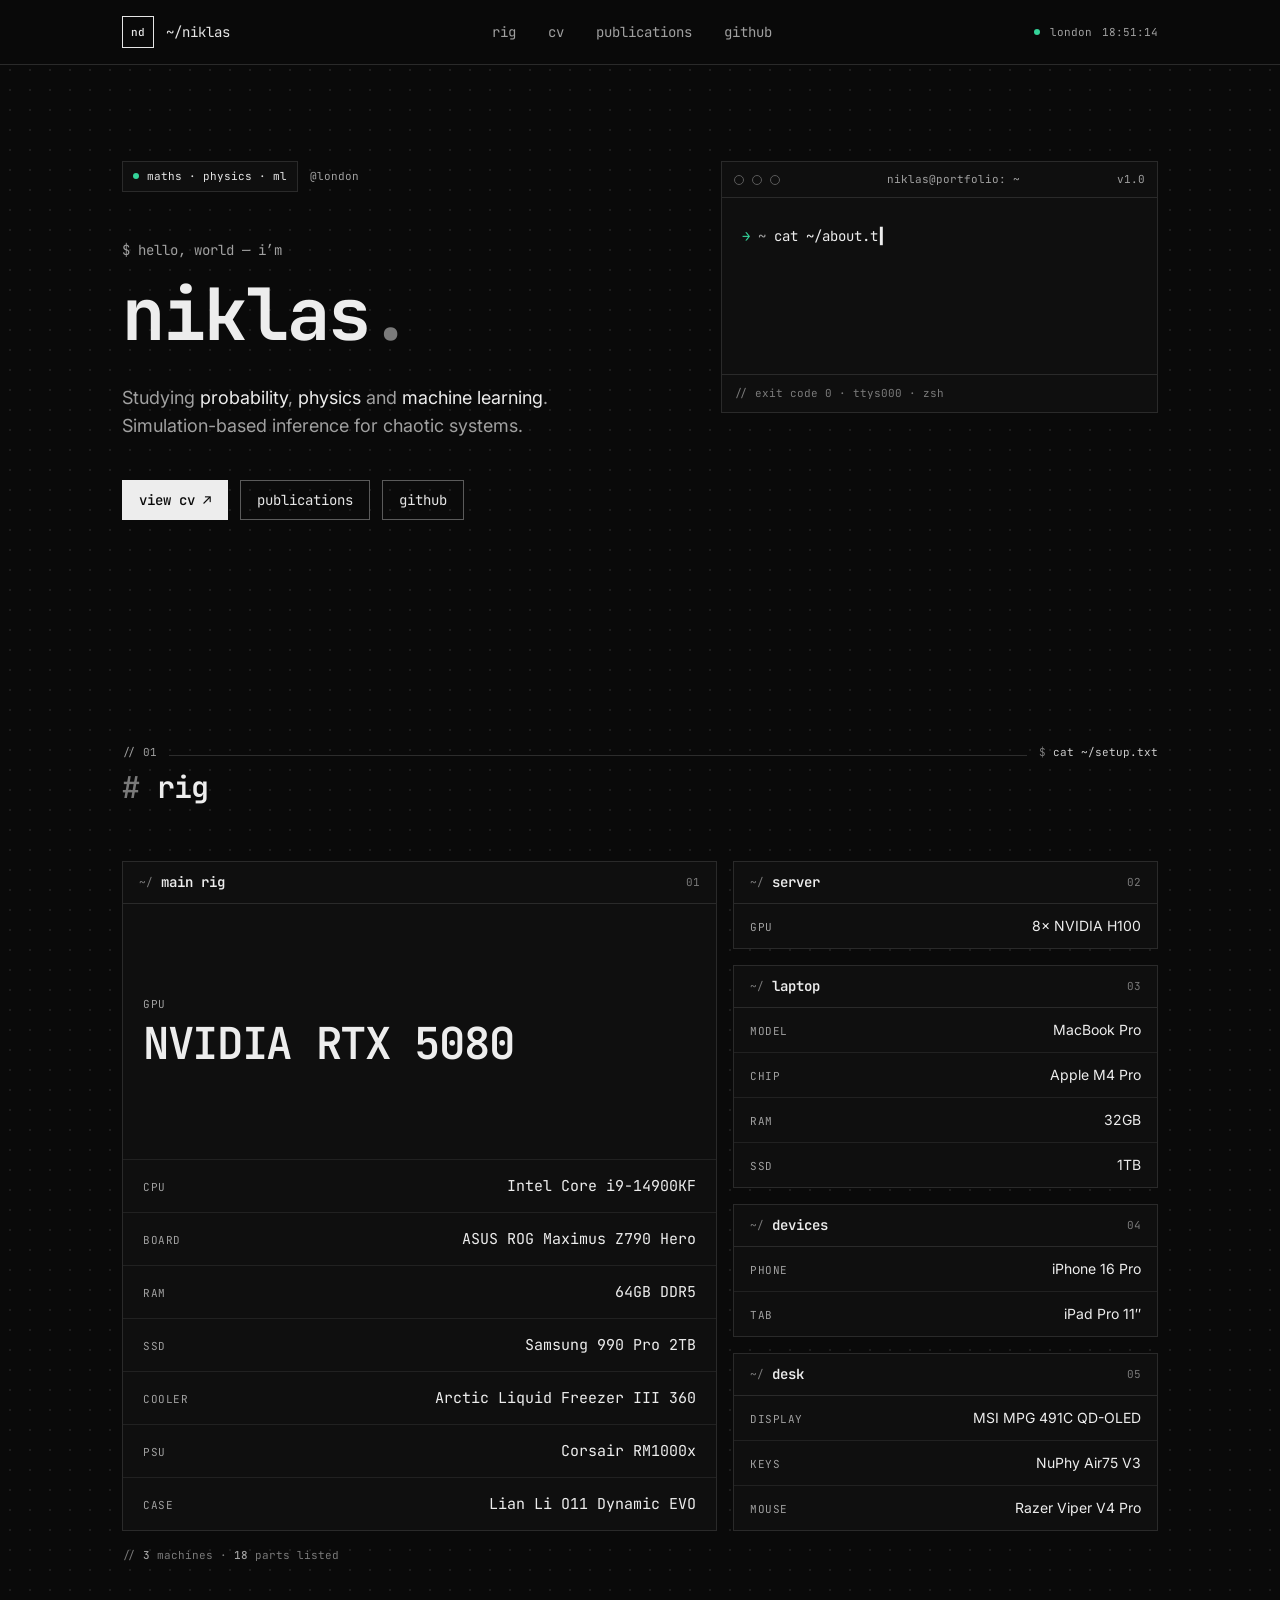
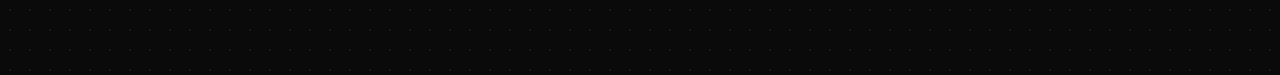
<file: index.html>
<!doctype html>
<html lang="en">
<head>
<meta charset="utf-8">
<meta name="viewport" content="width=device-width, initial-scale=1">
<title>niklas — maths, physics and ml</title>
<meta name="description" content="Niklas Degliam — maths, physics and ml. London.">
<link rel="icon" href="favicon.svg" type="image/svg+xml">
<link rel="apple-touch-icon" href="apple-touch-icon.png">
<meta property="og:type" content="website">
<meta property="og:url" content="https://niklasdgl.github.io/">
<meta property="og:title" content="Niklas Degliam">
<meta property="og:description" content="Maths, physics and ML. London.">
<meta property="og:image" content="https://niklasdgl.github.io/og.png">
<meta property="og:image:width" content="1200">
<meta property="og:image:height" content="630">
<meta name="twitter:card" content="summary_large_image">
<link rel="preconnect" href="https://fonts.googleapis.com">
<link rel="preconnect" href="https://fonts.gstatic.com" crossorigin>
<link href="https://fonts.googleapis.com/css2?family=Inter:wght@400;500&family=JetBrains+Mono:wght@400;500;700&display=swap" rel="stylesheet">
<meta name="theme-color" content="#0a0a0a">
<meta name="color-scheme" content="dark">
<style>
  :root {
    --bg: #0a0a0a; --panel: #0f0f0f; --ink: #e5e5e5; --ink-hi: #ededed; --muted: #a0a0a0; --dim: #7a7a7a;
    --line: #2a2a2a; --line-hi: #5a5a5a; --ok: #34d399;
    --mono: "JetBrains Mono", ui-monospace, SFMono-Regular, Menlo, monospace;
    --sans: Inter, system-ui, -apple-system, "Segoe UI", sans-serif;
  }
  * { box-sizing: border-box; margin: 0; }
  html { scroll-behavior: smooth; }
  body {
    background: var(--bg); color: var(--ink); font-family: var(--sans); font-size: 1rem; line-height: 1.5;
    -webkit-font-smoothing: antialiased; min-height: 100vh; overflow-x: hidden;
    background-image: radial-gradient(rgba(255,255,255,.08) 1px, transparent 1px); background-size: 20px 20px;
  }
  ::selection { background: var(--ink); color: var(--bg); }
  a { color: inherit; text-decoration: none; }
  :focus-visible { outline: 1px solid var(--ink); outline-offset: 2px; }
  .mono { font-family: var(--mono); }
  .wrap { max-width: 1100px; margin: 0 auto; padding: 0 1rem; }
  @media (min-width: 640px) { .wrap { padding: 0 2rem; } }

  /* header: logo left, nav centre, status right */
  header { position: sticky; top: 0; z-index: 50; background: rgba(10,10,10,.85); backdrop-filter: blur(8px); border-bottom: 1px solid var(--line); }
  header > .wrap:first-child { display: flex; align-items: center; justify-content: space-between; height: 64px; font-family: var(--mono); font-size: .875rem; }
  .logo { display: flex; align-items: center; gap: .75rem; }
  .logo b { display: grid; place-items: center; width: 2rem; height: 2rem; border: 1px solid var(--ink); font-size: .6875rem; font-weight: 500; }
  nav { display: none; gap: 2rem; color: var(--muted); }
  nav a { transition: color .15s; } nav a:hover { color: #fff; }
  @media (min-width: 768px) { nav { display: flex; } }
  .subnav { display: flex; gap: 1.5rem; padding: .75rem 0; border-bottom: 1px solid var(--line); font-family: var(--mono); font-size: .875rem; color: var(--muted); }
  .subnav a:hover { color: #fff; }
  @media (min-width: 768px) { .subnav { display: none; } }
  .status { display: flex; align-items: center; gap: .625rem; font-size: .6875rem; color: var(--muted); }
  .dot { width: .375rem; height: .375rem; border-radius: 50%; background: var(--ok); animation: pulse 2.4s ease-in-out infinite; }
  @keyframes pulse { 0%,100% { opacity: 1; transform: scale(1); } 50% { opacity: .55; transform: scale(.85); } }

  /* hero */
  .hero { padding: 4rem 0 5rem; }
  @media (min-width: 640px) { .hero { padding: 6rem 0 7rem; } }
  .hero .wrap { display: grid; gap: 3rem; align-items: start; }
  @media (min-width: 1024px) { .hero .wrap { grid-template-columns: 1.1fr .9fr; gap: 4rem; } }
  .tags { display: flex; flex-wrap: wrap; align-items: center; gap: .75rem; margin-bottom: 3rem; font-family: var(--mono); font-size: .6875rem; color: var(--muted); }
  .badge { display: inline-flex; align-items: center; gap: .5rem; padding: .375rem .625rem; border: 1px solid var(--line); background: var(--panel); color: var(--ink); }
  .prompt { font-family: var(--mono); font-size: .875rem; color: var(--muted); margin-bottom: 1rem; }
  h1 { font-family: var(--mono); font-weight: 700; font-size: 3rem; line-height: 1.05; letter-spacing: -0.025em; color: var(--ink-hi); }
  h1 i { font-style: normal; color: var(--dim); }
  @media (min-width: 640px) { h1 { font-size: 3.75rem; } }
  @media (min-width: 768px) { h1 { font-size: 4.5rem; } }
  .lead { margin-top: 2rem; max-width: 32rem; font-size: 1.125rem; line-height: 1.75rem; color: var(--muted); }
  .lead b { font-weight: 400; color: var(--ink-hi); }
  .actions { display: flex; flex-wrap: wrap; gap: .75rem; margin-top: 2.5rem; font-family: var(--mono); font-size: .875rem; }
  .btn { display: inline-flex; align-items: center; gap: .5rem; height: 2.5rem; padding: 0 1rem; border: 1px solid var(--line-hi); transition: background .15s, border-color .15s, color .15s; }
  .btn:hover { border-color: var(--muted); background: #141414; color: #fff; }
  .btn.solid { background: var(--ink-hi); color: var(--bg); border-color: var(--ink-hi); font-weight: 500; }
  .btn.solid:hover { background: #fff; color: var(--bg); }

  .bar { display: flex; align-items: center; justify-content: space-between; height: 2.25rem; padding: 0 .75rem; border-bottom: 1px solid var(--line); font-family: var(--mono); font-size: .6875rem; color: var(--muted); }
  .lights { display: flex; gap: .5rem; width: 3.5rem; } .lights i { width: .625rem; height: .625rem; border-radius: 50%; border: 1px solid var(--line-hi); }
  .foot { display: flex; align-items: center; justify-content: space-between; gap: 1rem; padding: .625rem .75rem; border-top: 1px solid var(--line); font-family: var(--mono); font-size: .6875rem; color: var(--dim); }
  /* rig section (copied from the reference) */
  .section { padding: 5rem 0; scroll-margin-top: 6rem; }
  @media (min-width: 640px) { .section { padding: 7rem 0; } }
  .section .wrap { padding: 0 1.25rem; } @media (min-width: 640px) { .section .wrap { padding: 0 2rem; } }
  .sec-head { display: flex; flex-direction: column; gap: .5rem; margin-bottom: 2.5rem; }
  @media (min-width: 640px) { .sec-head { margin-bottom: 3.5rem; } }
  .sec-top { display: flex; align-items: baseline; gap: .75rem; font-family: var(--mono); font-size: .6875rem; color: var(--muted); }
  .sec-top .rule { flex: 1; height: 1px; background: rgba(61,61,61,.7); }
  .sec-top .cmd { color: #ccc; } .sec-top .cmd b { font-weight: 400; color: var(--dim); }
  h2 { font-family: var(--mono); font-size: 1.5rem; line-height: 2rem; font-weight: 600; letter-spacing: -0.025em; color: var(--ink-hi); }
  h2 span { color: var(--dim); font-weight: 600; }
  @media (min-width: 640px) { h2 { font-size: 1.875rem; line-height: 2.25rem; } }
  .intro { max-width: 42rem; margin-bottom: 2rem; font-size: .875rem; line-height: 1.625; color: #ccc; }
  .rig-grid { display: grid; gap: 1rem; }
  @media (min-width: 900px) {
    .rig-grid { grid-template-columns: 7fr 5fr; grid-template-areas: "main side0" "main side1" "main side2" "main side3"; }
    .frame.main { grid-area: main; } .frame.s0 { grid-area: side0; } .frame.s1 { grid-area: side1; } .frame.s2 { grid-area: side2; } .frame.s3 { grid-area: side3; }
  }
  .frame { position: relative; }
  .frame::before { content: ""; position: absolute; left: 0; top: 0; bottom: 0; width: 2px; background: var(--ok); transform: scaleY(0); transform-origin: top; transition: transform .3s cubic-bezier(.16,1,.3,1); }
  .frame:hover::before { transform: scaleY(1); }
  .frame.main { display: flex; flex-direction: column; }
  .frame.main dl.specs { flex: 1; display: flex; flex-direction: column; }
  .frame.main dl.specs > div { padding: 1rem 1.25rem; }
  .frame.main dl.specs > div.hero-spec { flex: 1; display: flex; flex-direction: column; justify-content: center; padding: 2rem 1.25rem; }
  .hero-spec .row { flex-direction: column; align-items: flex-start; gap: .5rem; }
  .frame.main .hero-spec .row dd { text-align: left; font-family: var(--mono); font-size: clamp(1.75rem, 1.1rem + 2.6vw, 2.75rem); line-height: 1.05; font-weight: 600; letter-spacing: -0.03em; }
  .frame.main .hero-spec .row dd small { display: block; margin-top: .5rem; font-size: .75rem; font-weight: 400; letter-spacing: 0; color: var(--dim); }
  .frame.main .row dd { font-family: var(--mono); font-size: .9375rem; }
  .frame-head .idx { color: var(--dim); font-size: .6875rem; }
  dl.specs > div { transition: background-color .15s ease; } dl.specs > div:hover { background: rgba(255,255,255,.025); }
  .rig-total { margin-top: 1rem; font-family: var(--mono); font-size: .6875rem; color: var(--dim); }
  .rig-total b { font-weight: 500; color: var(--muted); }
  .frame { border: 1px solid var(--line); background: var(--panel); overflow: hidden; transition: border-color .2s ease, background-color .2s ease, transform .2s ease; }
  .frame:hover { border-color: var(--line-hi); background: #141414; }
  .frame-head { display: flex; align-items: center; justify-content: space-between; padding: .625rem 1rem; border-bottom: 1px solid var(--line); font-family: var(--mono); }
  .frame-head .t { display: flex; align-items: center; gap: .5rem; }
  .frame-head .p { font-size: .6875rem; color: var(--dim); }
  .frame-head h3 { font-size: .875rem; font-weight: 600; color: var(--ink-hi); }
  .frame-head .n { font-size: .6875rem; color: var(--muted); }
  dl.specs > div { padding: .75rem 1rem; border-top: 1px solid rgba(42,42,42,.7); }
  dl.specs > div:first-child { border-top: 0; }
  .row { display: flex; align-items: baseline; justify-content: space-between; gap: .75rem; }
  dt { flex-shrink: 0; font-family: var(--mono); font-size: .6875rem; text-transform: uppercase; letter-spacing: .05em; color: var(--muted); }
  dd { margin: 0; text-align: right; font-size: .875rem; line-height: 1.25rem; color: var(--ink-hi); }
  .note { margin-top: .125rem; text-align: right; font-family: var(--mono); font-size: .6875rem; color: var(--dim); }
  .note i { font-style: normal; color: #5a5a5a; }
  /* terminal card with typed text */
  .term { max-width: 36rem; border: 1px solid var(--line); background: var(--panel); font-family: var(--mono); }
  .term .bar { justify-content: space-between; }
  .term-body { padding: 1.5rem 1.25rem; min-height: 11rem; font-size: .875rem; line-height: 1.75rem; color: #ccc; }
  .term-body .cmd { color: var(--ink-hi); } .term-body .arrow { color: var(--ok); margin-right: .5rem; } .term-body .tilde { color: var(--muted); margin-right: .5rem; }
  .term-body p { margin: 0; min-height: 1.75rem; }
  .caret::after { content: "\258D"; margin-left: 2px; color: var(--ink-hi); animation: blink 1.05s steps(2, jump-none) infinite; }
  @keyframes blink { 0%,50% { opacity: 1; } 50.01%,100% { opacity: 0; } }
  .term .foot { border-top: 1px solid var(--line); }
  @media (prefers-reduced-motion: reduce) { .caret::after, .dot { animation: none; } }
</style>
</head>
<body>

<header>
  <div class="wrap">
    <a class="logo" href="./"><b>nd</b><span>~/niklas</span></a>
    <nav aria-label="Main navigation">
      <a href="#rig">rig</a>
      <a href="cv.html">cv</a>
      <a href="publications.html">publications</a>
      <a href="https://github.com/niklasdgl">github</a>
    </nav>
    <div class="status"><span class="dot"></span><span>london</span><span id="clock" aria-hidden="true"></span></div>
  </div>
  <div class="wrap"><nav class="subnav" aria-label="Mobile navigation">
    <a href="#rig">rig</a>
    <a href="cv.html">cv</a>
    <a href="publications.html">publications</a>
    <a href="https://github.com/niklasdgl">github</a>
  </nav></div>
</header>

<main class="hero">
  <div class="wrap">
    <section aria-labelledby="name">
      <div class="tags"><span class="badge"><span class="dot"></span>maths · physics · ml</span><span>@london</span></div>
      <p class="prompt">$ hello, world &mdash; i&rsquo;m</p>
      <h1 id="name">niklas<i>.</i></h1>
      <p class="lead">Studying <b>probability</b>, <b>physics</b> and <b>machine learning</b>. Simulation-based inference for chaotic systems.</p>
      <div class="actions">
        <a class="btn solid" href="cv.html">view cv &#8599;</a>
        <a class="btn" href="publications.html">publications</a>
        <a class="btn" href="https://github.com/niklasdgl">github</a>
      </div>
    </section>

    <section aria-label="About">
      <div class="term">
        <div class="bar"><span class="lights"><i></i><i></i><i></i></span><span>niklas@portfolio: ~</span><span>v1.0</span></div>
        <div class="term-body" id="term" aria-live="off">
          <p class="cmd"><span class="arrow">&rarr;</span><span class="tilde">~</span>cat ~/about.txt</p>
          <p>Into maths, physics and machine learning.</p>
          <p>Simulation-based inference for chaotic systems.</p>
        </div>
        <div class="foot"><span>// exit code 0 &middot; ttys000 &middot; zsh</span></div>
      </div>
    </section>
  </div>
</main>

<section id="rig" class="section" aria-labelledby="rig-heading">
  <div class="wrap">
    <div class="sec-head">
      <div class="sec-top"><span aria-hidden="true">// 01</span><span class="rule" aria-hidden="true"></span><span class="cmd" aria-hidden="true"><b>$</b> cat ~/setup.txt</span></div>
      <h2 id="rig-heading"><span aria-hidden="true">#</span> rig</h2>
    </div>
    <div class="rig-grid">
      <div class="frame main">
        <div class="frame-head"><div class="t"><span class="p">~/</span><h3>main rig</h3></div><span class="idx">01</span></div>
        <dl class="specs">
          <div class="hero-spec"><div class="row"><dt>GPU</dt><dd>NVIDIA RTX 5080</dd></div></div>
          <div><div class="row"><dt>CPU</dt><dd>Intel Core i9-14900KF</dd></div></div>
          <div><div class="row"><dt>BOARD</dt><dd>ASUS ROG Maximus Z790 Hero</dd></div></div>
          <div><div class="row"><dt>RAM</dt><dd>64GB DDR5</dd></div></div>
          <div><div class="row"><dt>SSD</dt><dd>Samsung 990 Pro 2TB</dd></div></div>
          <div><div class="row"><dt>COOLER</dt><dd>Arctic Liquid Freezer III 360</dd></div></div>
          <div><div class="row"><dt>PSU</dt><dd>Corsair RM1000x</dd></div></div>
          <div><div class="row"><dt>CASE</dt><dd>Lian Li O11 Dynamic EVO</dd></div></div>
        </dl>
      </div>
      <div class="frame s0">
        <div class="frame-head"><div class="t"><span class="p">~/</span><h3>server</h3></div><span class="idx">02</span></div>
        <dl class="specs">
          <div><div class="row"><dt>GPU</dt><dd>8× NVIDIA H100</dd></div></div>
        </dl>
      </div>
      <div class="frame s1">
        <div class="frame-head"><div class="t"><span class="p">~/</span><h3>laptop</h3></div><span class="idx">03</span></div>
        <dl class="specs">
          <div><div class="row"><dt>MODEL</dt><dd>MacBook Pro</dd></div></div>
          <div><div class="row"><dt>CHIP</dt><dd>Apple M4 Pro</dd></div></div>
          <div><div class="row"><dt>RAM</dt><dd>32GB</dd></div></div>
          <div><div class="row"><dt>SSD</dt><dd>1TB</dd></div></div>
        </dl>
      </div>
      <div class="frame s2">
        <div class="frame-head"><div class="t"><span class="p">~/</span><h3>devices</h3></div><span class="idx">04</span></div>
        <dl class="specs">
          <div><div class="row"><dt>PHONE</dt><dd>iPhone 16 Pro</dd></div></div>
          <div><div class="row"><dt>TAB</dt><dd>iPad Pro 11″</dd></div></div>
        </dl>
      </div>
      <div class="frame s3">
        <div class="frame-head"><div class="t"><span class="p">~/</span><h3>desk</h3></div><span class="idx">05</span></div>
        <dl class="specs">
          <div><div class="row"><dt>DISPLAY</dt><dd>MSI MPG 491C QD-OLED</dd></div></div>
          <div><div class="row"><dt>KEYS</dt><dd>NuPhy Air75 V3</dd></div></div>
          <div><div class="row"><dt>MOUSE</dt><dd>Razer Viper V4 Pro</dd></div></div>
        </dl>
      </div>
    </div>
    <p class="rig-total">// <b>3</b> machines · <b>18</b> parts listed</p>
  </div>
</section>

<script>
(() => {
  /* one terminal that cycles through scenes, 10 s apart */
  const SCENES = [
    { cmd: "cat ~/about.txt",  lines: ["Into maths, physics and machine learning.", "Simulation-based inference for chaotic systems."] },
    { cmd: "cat ~/skills.txt", lines: ["Python, C++, C#, C, Java, Julia, SQL, R.", "Git, Docker, Linux."] },
    { cmd: "cat ~/now.txt",    lines: ["Based in London.", "Research assistant at Goethe University.", "Olympiad trainer and mentor."] },
  ];
  const HOLD_MS = 4000, CHAR_MS = 28, LINE_MS = 350;
  const termBody = document.getElementById("term");
  const sleep = (ms) => new Promise(r => setTimeout(r, ms));
  const typeInto = async (el, text, ms) => {
    el.classList.add("caret");
    for (let i = 1; i <= text.length; i++) { el.textContent = text.slice(0, i); await sleep(ms); }
    el.classList.remove("caret");
  };
  const runTerminal = async () => {
    for (let n = 0; ; n = (n + 1) % SCENES.length) {
      const { cmd, lines } = SCENES[n];
      termBody.replaceChildren();
      const head = document.createElement("p");
      head.className = "cmd";
      const arrow = document.createElement("span"); arrow.className = "arrow"; arrow.textContent = "\u2192";
      const tilde = document.createElement("span"); tilde.className = "tilde"; tilde.textContent = "~";
      const cmdEl = document.createElement("span");
      head.append(arrow, tilde, cmdEl); termBody.append(head);
      await typeInto(cmdEl, cmd, CHAR_MS * 1.5);
      await sleep(LINE_MS);
      for (const line of lines) {
        const p = document.createElement("p"); termBody.append(p);
        await typeInto(p, line, CHAR_MS);
        await sleep(LINE_MS);
      }
      termBody.lastElementChild.classList.add("caret");
      await sleep(HOLD_MS);
    }
  };
  if (!matchMedia("(prefers-reduced-motion: reduce)").matches) setTimeout(runTerminal, 600);

  /* live clock in the header */
  const clock = document.getElementById("clock");
  const tick = () => { clock.textContent = new Date().toLocaleTimeString("en-GB", { timeZone: "Europe/London" }); };
  tick(); setInterval(tick, 1000);
})();
</script>
</body>
</html>
</file>
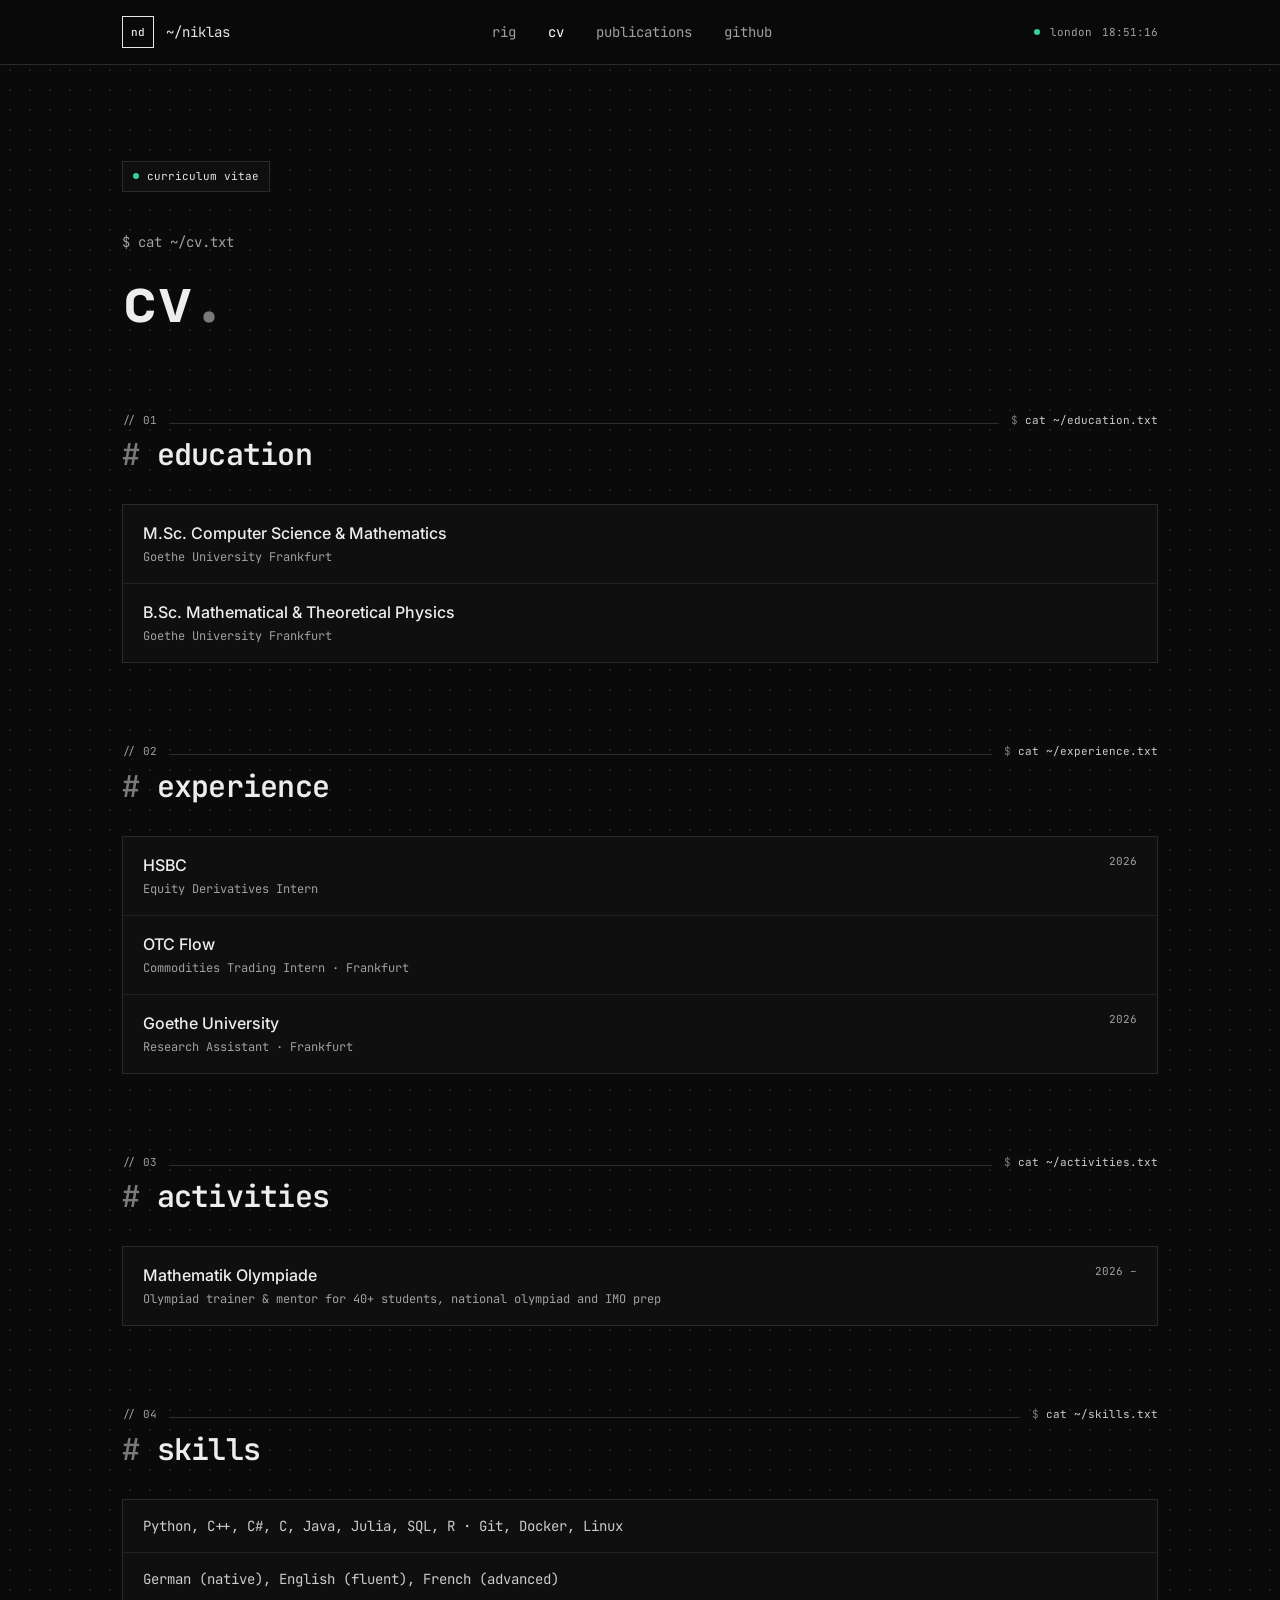
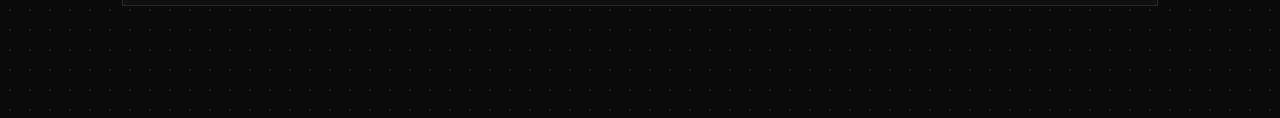
<file: cv.html>
<!doctype html>
<html lang="en">
<head>
<meta charset="utf-8">
<meta name="viewport" content="width=device-width, initial-scale=1">
<title>cv · niklas</title>
<meta name="theme-color" content="#0a0a0a">
<meta name="color-scheme" content="dark">
<link rel="icon" href="favicon.svg" type="image/svg+xml">
<link rel="preconnect" href="https://fonts.googleapis.com">
<link rel="preconnect" href="https://fonts.gstatic.com" crossorigin>
<link href="https://fonts.googleapis.com/css2?family=Inter:wght@400;500&family=JetBrains+Mono:wght@400;500;700&display=swap" rel="stylesheet">
<link rel="stylesheet" href="page.css">
</head>
<body>

<header>
  <div class="wrap">
    <a class="logo" href="index.html"><b>nd</b><span>~/niklas</span></a>
    <nav aria-label="Main navigation">
      <a href="index.html#rig">rig</a>
      <a href="cv.html" aria-current="page">cv</a>
      <a href="publications.html">publications</a>
      <a href="https://github.com/niklasdgl">github</a>
    </nav>
    <div class="status"><span class="dot"></span><span>london</span><span id="clock" aria-hidden="true"></span></div>
  </div>
  <div class="wrap"><nav class="subnav" aria-label="Mobile navigation">
    <a href="index.html#rig">rig</a>
    <a href="cv.html" aria-current="page">cv</a>
    <a href="publications.html">publications</a>
    <a href="https://github.com/niklasdgl">github</a>
  </nav></div>
</header>

<main>
  <div class="wrap">
    <span class="badge"><span class="dot"></span>curriculum vitae</span>
    <p class="prompt">$ cat ~/cv.txt</p>
    <h1>cv<i>.</i></h1>

  <section class="section" aria-labelledby="education-h">
    <div class="sec-head">
      <div class="sec-top"><span aria-hidden="true">// 01</span><span class="rule" aria-hidden="true"></span><span class="cmd" aria-hidden="true"><b>$</b> cat ~/education.txt</span></div>
      <h2 id="education-h"><span aria-hidden="true">#</span> education</h2>
    </div>
    <ol class="frame">
      <li>
      <span class="title">M.Sc. Computer Science &amp; Mathematics</span>
      <span class="meta">Goethe University Frankfurt</span>
      </li>
      <li>
      <span class="title">B.Sc. Mathematical &amp; Theoretical Physics</span>
      <span class="meta">Goethe University Frankfurt</span>
      </li>
  
    </ol>
  </section>

  <section class="section" aria-labelledby="experience-h">
    <div class="sec-head">
      <div class="sec-top"><span aria-hidden="true">// 02</span><span class="rule" aria-hidden="true"></span><span class="cmd" aria-hidden="true"><b>$</b> cat ~/experience.txt</span></div>
      <h2 id="experience-h"><span aria-hidden="true">#</span> experience</h2>
    </div>
    <ol class="frame">
      <li>
      <span class="title">HSBC</span>
      <span class="when">2026</span>
      <span class="meta">Equity Derivatives Intern</span>
      </li>
      <li>
      <span class="title">OTC Flow</span>
      <span class="when"></span>
      <span class="meta">Commodities Trading Intern · Frankfurt</span>
      </li>
      <li>
      <span class="title">Goethe University</span>
      <span class="when">2026</span>
      <span class="meta">Research Assistant · Frankfurt</span>
      </li>
  
    </ol>
  </section>

  <section class="section" aria-labelledby="activities-h">
    <div class="sec-head">
      <div class="sec-top"><span aria-hidden="true">// 03</span><span class="rule" aria-hidden="true"></span><span class="cmd" aria-hidden="true"><b>$</b> cat ~/activities.txt</span></div>
      <h2 id="activities-h"><span aria-hidden="true">#</span> activities</h2>
    </div>
    <ol class="frame">
      <li>
      <span class="title">Mathematik Olympiade</span>
      <span class="when">2026 –</span>
      <span class="meta">Olympiad trainer &amp; mentor for 40+ students, national olympiad and IMO prep</span>
      </li>
  
    </ol>
  </section>

  <section class="section" aria-labelledby="skills-h">
    <div class="sec-head">
      <div class="sec-top"><span aria-hidden="true">// 04</span><span class="rule" aria-hidden="true"></span><span class="cmd" aria-hidden="true"><b>$</b> cat ~/skills.txt</span></div>
      <h2 id="skills-h"><span aria-hidden="true">#</span> skills</h2>
    </div>
    <ol class="frame">
      <li><span class="full">Python, C++, C#, C, Java, Julia, SQL, R · Git, Docker, Linux</span></li>
      <li><span class="full">German (native), English (fluent), French (advanced)</span></li>
  
    </ol>
  </section>
  </div>
</main>
<script src="page.js"></script>
</body>
</html>
</file>
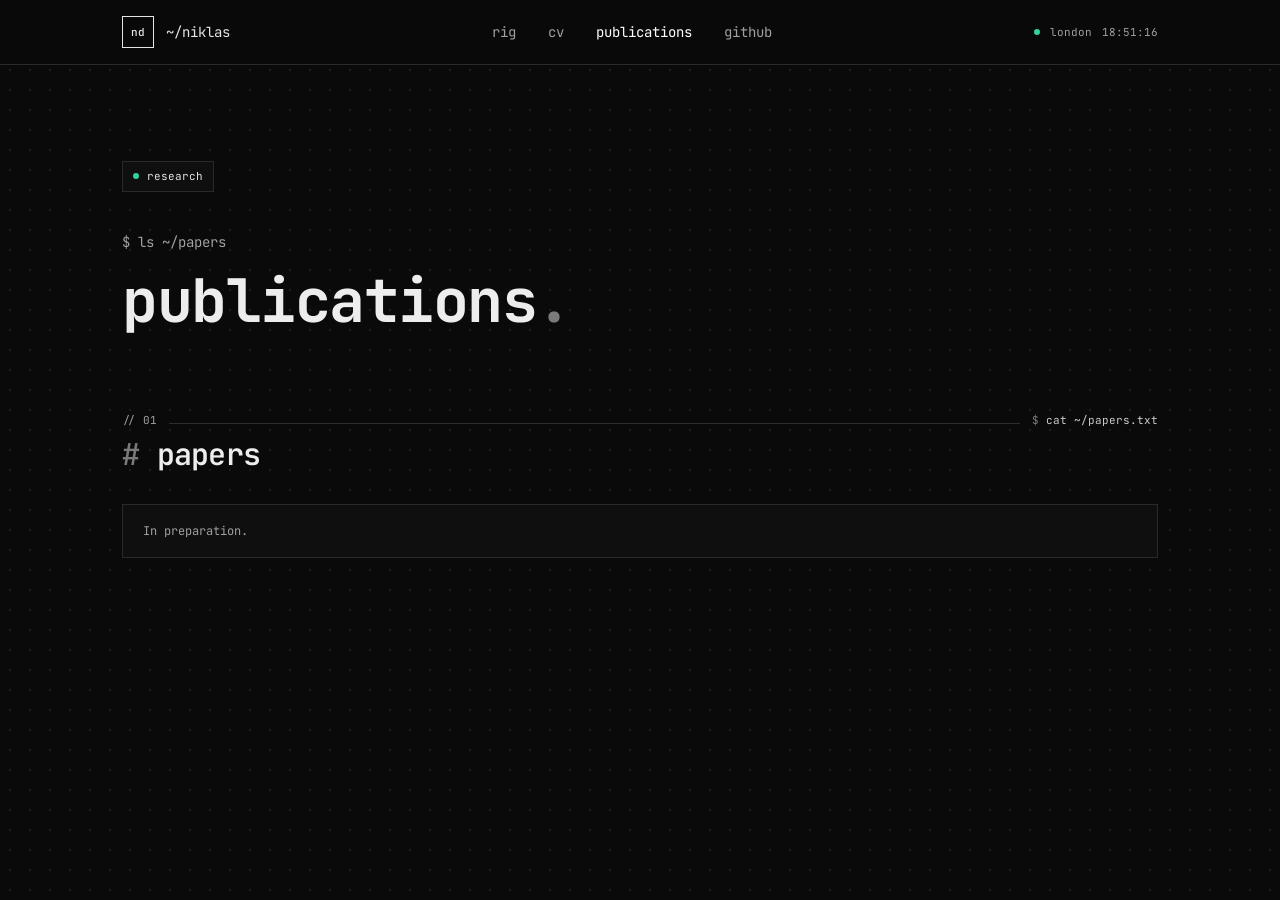
<file: publications.html>
<!doctype html>
<html lang="en">
<head>
<meta charset="utf-8">
<meta name="viewport" content="width=device-width, initial-scale=1">
<title>publications · niklas</title>
<meta name="theme-color" content="#0a0a0a">
<meta name="color-scheme" content="dark">
<link rel="icon" href="favicon.svg" type="image/svg+xml">
<link rel="preconnect" href="https://fonts.googleapis.com">
<link rel="preconnect" href="https://fonts.gstatic.com" crossorigin>
<link href="https://fonts.googleapis.com/css2?family=Inter:wght@400;500&family=JetBrains+Mono:wght@400;500;700&display=swap" rel="stylesheet">
<link rel="stylesheet" href="page.css">
</head>
<body>

<header>
  <div class="wrap">
    <a class="logo" href="index.html"><b>nd</b><span>~/niklas</span></a>
    <nav aria-label="Main navigation">
      <a href="index.html#rig">rig</a>
      <a href="cv.html">cv</a>
      <a href="publications.html" aria-current="page">publications</a>
      <a href="https://github.com/niklasdgl">github</a>
    </nav>
    <div class="status"><span class="dot"></span><span>london</span><span id="clock" aria-hidden="true"></span></div>
  </div>
  <div class="wrap"><nav class="subnav" aria-label="Mobile navigation">
    <a href="index.html#rig">rig</a>
    <a href="cv.html">cv</a>
    <a href="publications.html" aria-current="page">publications</a>
    <a href="https://github.com/niklasdgl">github</a>
  </nav></div>
</header>

<main>
  <div class="wrap">
    <span class="badge"><span class="dot"></span>research</span>
    <p class="prompt">$ ls ~/papers</p>
    <h1>publications<i>.</i></h1>

    <section class="section" aria-labelledby="papers-h">
      <div class="sec-head">
        <div class="sec-top"><span aria-hidden="true">// 01</span><span class="rule" aria-hidden="true"></span><span class="cmd" aria-hidden="true"><b>$</b> cat ~/papers.txt</span></div>
        <h2 id="papers-h"><span aria-hidden="true">#</span> papers</h2>
      </div>
      <ol class="frame">
        <li><span class="meta">In preparation.</span></li>
        <!-- Template, one <li> per paper (newest first):
        <li>
          <a class="title" href="https://arxiv.org/abs/XXXX.XXXXX">Paper title ↗</a>
          <span class="meta">A. Author, <b>N. Degliam</b>, B. Author · Venue 2027</span>
        </li>
        -->
      </ol>
    </section>
  </div>
</main>
<script src="page.js"></script>
</body>
</html>
</file>
<file: page.css>
/* shared style for the sub-pages (cv, publications) — same system as index.html */
:root {
  --bg: #0a0a0a; --panel: #0f0f0f; --ink: #e5e5e5; --ink-hi: #ededed; --muted: #a0a0a0; --dim: #7a7a7a;
  --line: #2a2a2a; --line-hi: #5a5a5a; --ok: #34d399;
  --mono: "JetBrains Mono", ui-monospace, SFMono-Regular, Menlo, monospace;
  --sans: Inter, system-ui, -apple-system, "Segoe UI", sans-serif;
}
* { box-sizing: border-box; margin: 0; }
html { scroll-behavior: smooth; }
body {
  background: var(--bg); color: var(--ink); font-family: var(--sans); font-size: 1rem; line-height: 1.5;
  -webkit-font-smoothing: antialiased; min-height: 100vh; overflow-x: hidden;
  background-image: radial-gradient(rgba(255,255,255,.08) 1px, transparent 1px); background-size: 20px 20px;
}
::selection { background: var(--ink); color: var(--bg); }
a { color: inherit; text-decoration: none; }
:focus-visible { outline: 1px solid var(--ink); outline-offset: 2px; }
.wrap { max-width: 1100px; margin: 0 auto; padding: 0 1rem; }
@media (min-width: 640px) { .wrap { padding: 0 2rem; } }

/* header: logo left, nav centre, status right */
header { position: sticky; top: 0; z-index: 50; background: rgba(10,10,10,.85); backdrop-filter: blur(8px); border-bottom: 1px solid var(--line); }
header > .wrap:first-child { display: flex; align-items: center; justify-content: space-between; height: 64px; font-family: var(--mono); font-size: .875rem; }
.logo { display: flex; align-items: center; gap: .75rem; }
.logo b { display: grid; place-items: center; width: 2rem; height: 2rem; border: 1px solid var(--ink); font-size: .6875rem; font-weight: 500; }
nav { display: none; gap: 2rem; color: var(--muted); }
nav a { transition: color .15s; } nav a:hover, nav a[aria-current] { color: #fff; }
@media (min-width: 768px) { nav { display: flex; } }
.status { display: flex; align-items: center; gap: .625rem; font-size: .6875rem; color: var(--muted); }
.dot { width: .375rem; height: .375rem; border-radius: 50%; background: var(--ok); animation: pulse 2.4s ease-in-out infinite; }
@keyframes pulse { 0%,100% { opacity: 1; transform: scale(1); } 50% { opacity: .55; transform: scale(.85); } }
@media (prefers-reduced-motion: reduce) { .dot { animation: none; } }
/* phones: nav drops into a second row under the header bar */
.subnav { display: flex; gap: 1.5rem; padding: .75rem 0; border-bottom: 1px solid var(--line); font-family: var(--mono); font-size: .875rem; color: var(--muted); }
.subnav a:hover, .subnav a[aria-current] { color: #fff; }
@media (min-width: 768px) { .subnav { display: none; } }

main { padding: 4rem 0 5rem; }
@media (min-width: 640px) { main { padding: 6rem 0 7rem; } }
.badge { display: inline-flex; align-items: center; gap: .5rem; padding: .375rem .625rem; border: 1px solid var(--line); background: var(--panel); font-family: var(--mono); font-size: .6875rem; color: var(--ink); }
.prompt { margin: 2.5rem 0 1rem; font-family: var(--mono); font-size: .875rem; color: var(--muted); }
h1 { font-family: var(--mono); font-weight: 700; font-size: 2rem; line-height: 1.05; letter-spacing: -0.025em; color: var(--ink-hi); }
h1 i { font-style: normal; color: var(--dim); }
@media (min-width: 640px) { h1 { font-size: 3rem; } }
@media (min-width: 768px) { h1 { font-size: 3.75rem; } }

.section { margin-top: 5rem; scroll-margin-top: 6rem; }
.sec-head { display: flex; flex-direction: column; gap: .5rem; margin-bottom: 2rem; }
.sec-top { display: flex; align-items: baseline; gap: .75rem; font-family: var(--mono); font-size: .6875rem; color: var(--muted); }
.sec-top .rule { flex: 1; height: 1px; background: rgba(61,61,61,.7); }
.sec-top .cmd { color: #ccc; } .sec-top .cmd b { font-weight: 400; color: var(--dim); }
h2 { font-family: var(--mono); font-size: 1.5rem; line-height: 2rem; font-weight: 600; letter-spacing: -0.025em; color: var(--ink-hi); }
h2 span { color: var(--dim); }
@media (min-width: 640px) { h2 { font-size: 1.875rem; line-height: 2.25rem; } }

/* entries live in one framed list per section */
.frame { list-style: none; padding: 0; border: 1px solid var(--line); background: var(--panel); overflow: hidden; }
.frame > li { display: grid; grid-template-columns: minmax(0, 1fr) auto; gap: .125rem 1.5rem; padding: 1rem 1.25rem; border-top: 1px solid rgba(42,42,42,.7); transition: background-color .2s ease; }
.frame > li:first-child { border-top: 0; }
.frame > li:hover { background: #141414; }
.title { font-size: 1rem; line-height: 1.5rem; font-weight: 500; color: var(--ink-hi); }
a.title:hover { color: #fff; text-decoration: underline; text-underline-offset: 3px; }
.when { align-self: baseline; white-space: nowrap; font-family: var(--mono); font-size: .6875rem; color: var(--muted); }
.meta, .full { grid-column: 1 / -1; font-family: var(--mono); font-size: .75rem; line-height: 1.25rem; color: var(--muted); }
.meta b { color: var(--ink-hi); font-weight: 500; }
.full { font-size: .875rem; color: #ccc; }

@media (max-width: 600px) {
  .frame > li { grid-template-columns: 1fr; }
  .when { order: -1; }
}
</file>
